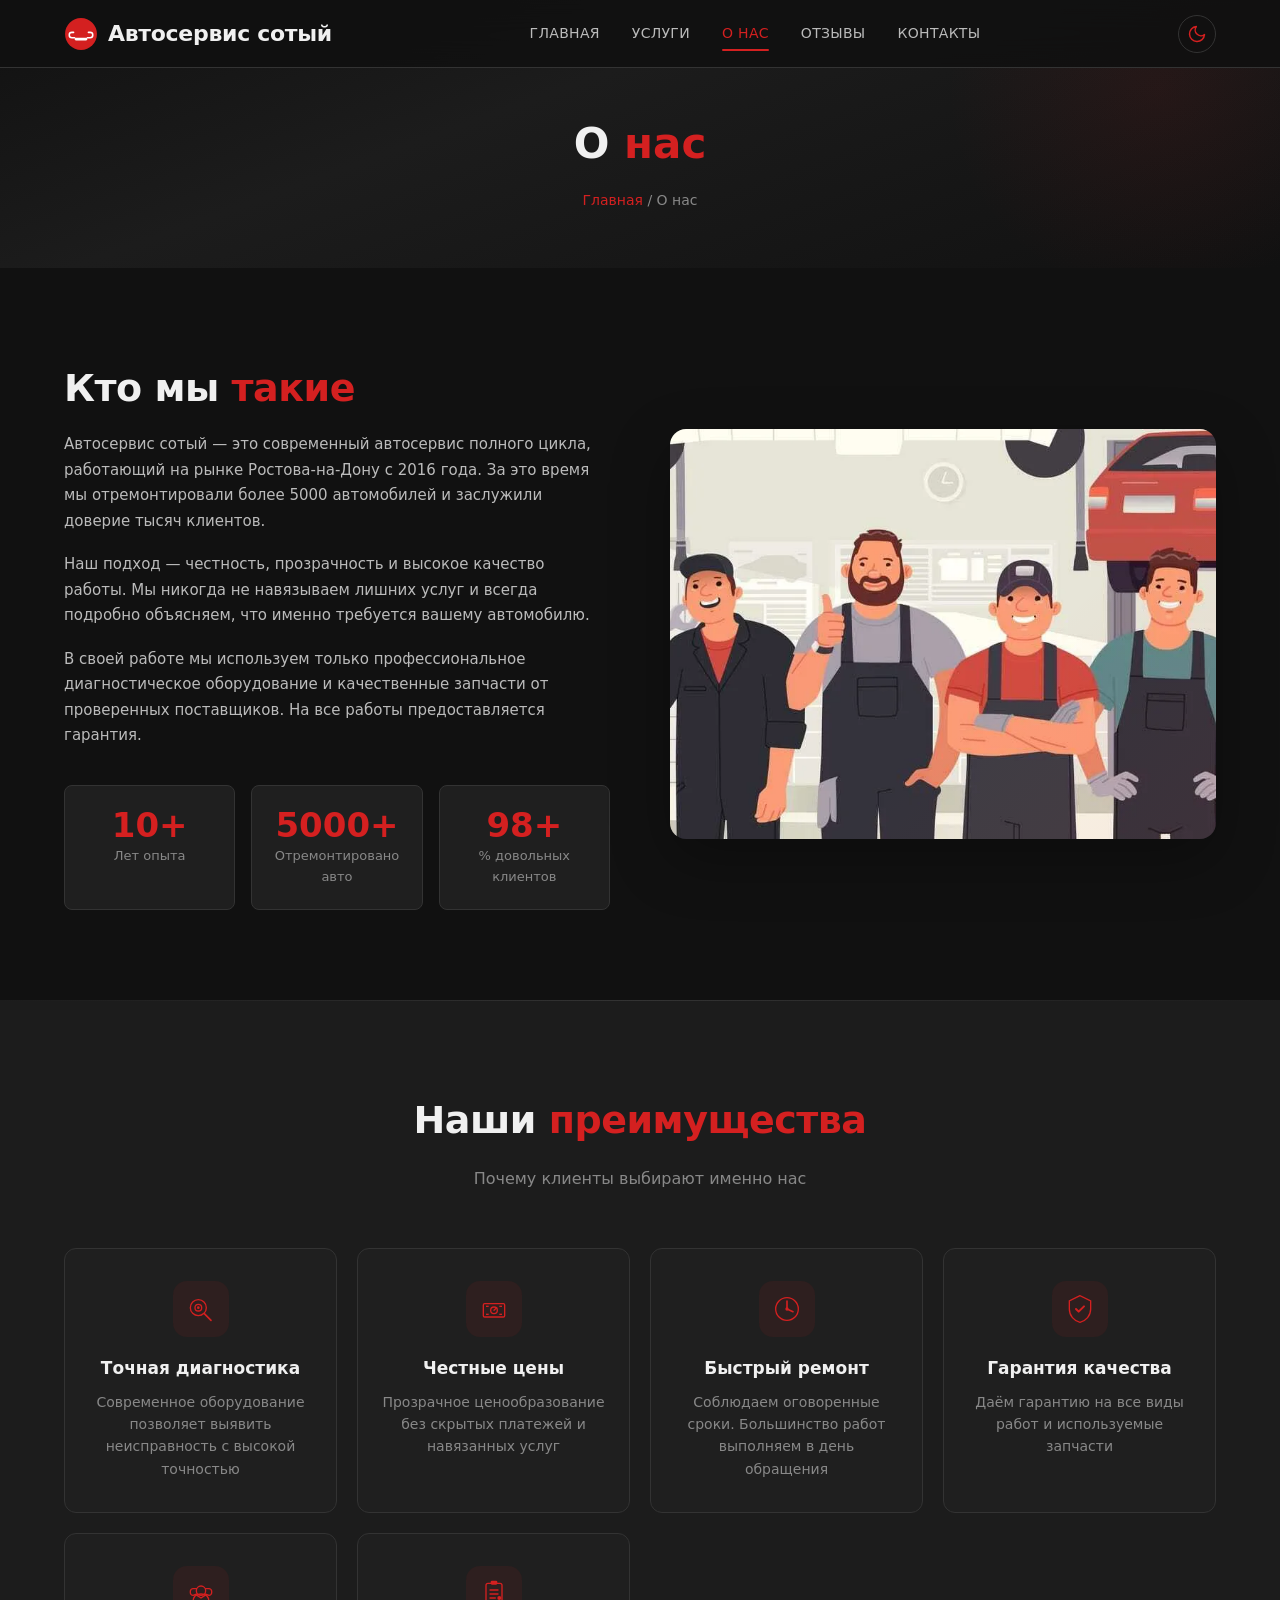
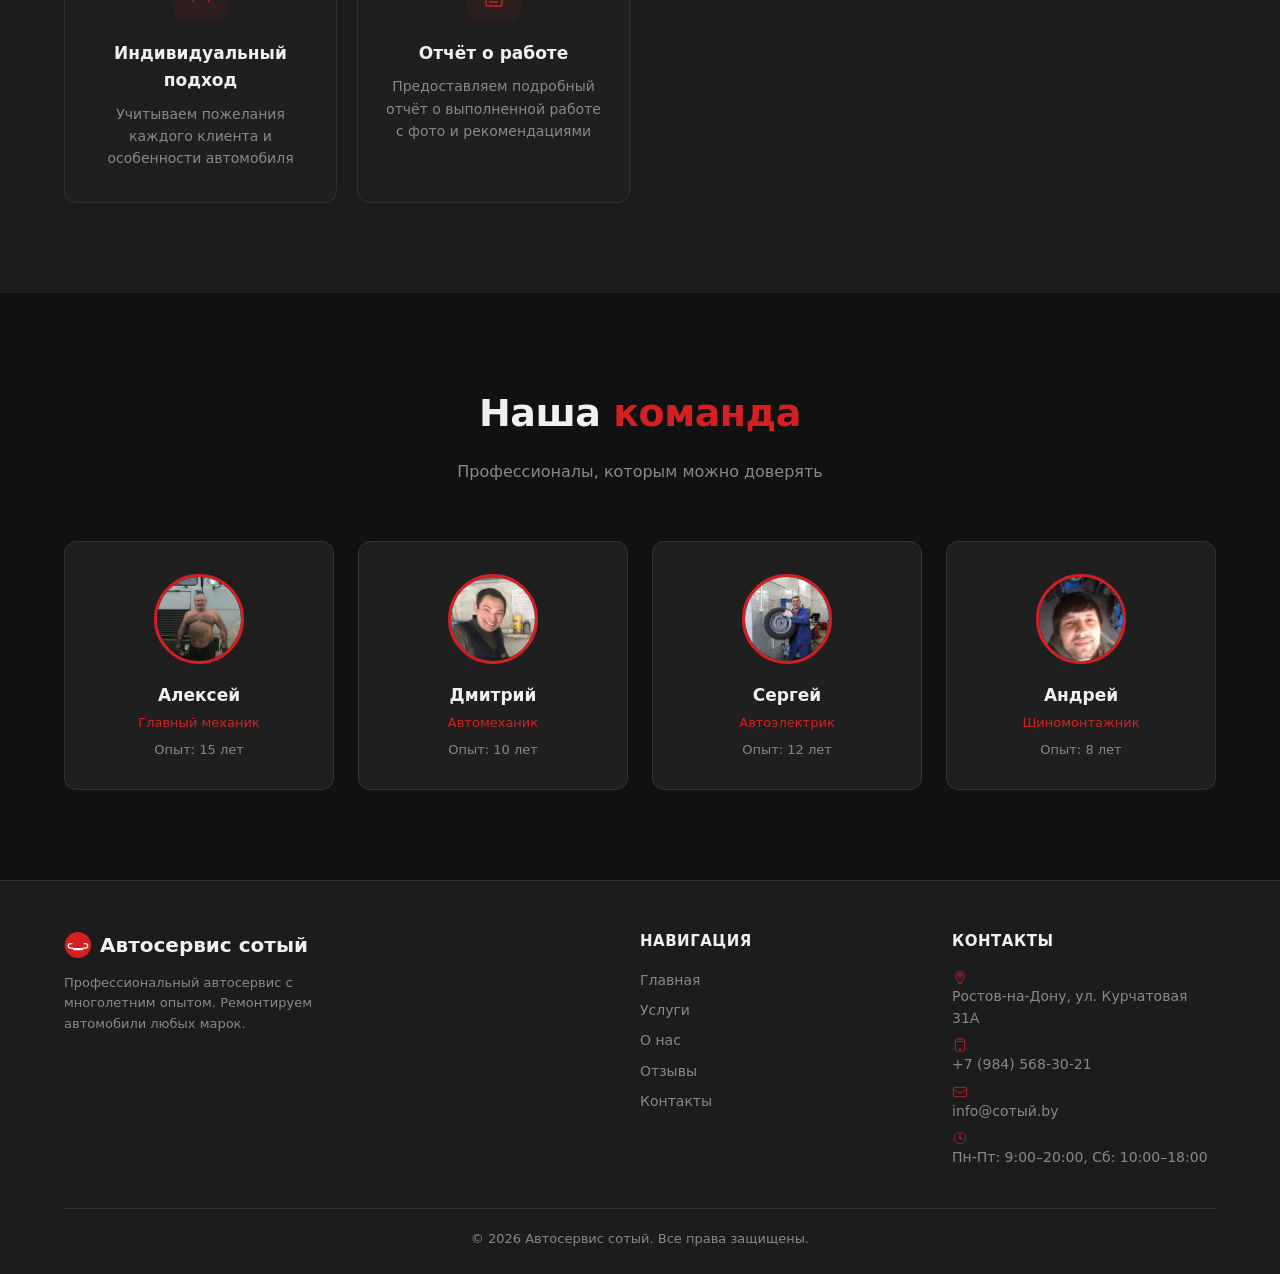
<file: about.html>
<!DOCTYPE html>
<html lang="ru">
<head>
  <meta charset="UTF-8">
  <meta name="viewport" content="width=device-width, initial-scale=1.0">
  <meta name="description" content="О компании Автосервис сотый — опыт, команда, преимущества. Профессиональный автосервис в Ростове-на-Дону.">
  <title>О нас — Автосервис сотый</title>
  <link rel="stylesheet" href="css/style.css">
</head>
<body>

  <header class="header">
    <div class="container header__inner">
      <a href="index.html" class="header__logo">
        <img src="img/logo.svg" alt="" class="header__logo-icon icon--32">
        Автосервис сотый
      </a>
      <nav class="header__nav">
        <a href="index.html" class="header__link">Главная</a>
        <a href="services.html" class="header__link">Услуги</a>
        <a href="about.html" class="header__link header__link--active">О нас</a>
        <a href="reviews.html" class="header__link">Отзывы</a>
        <a href="contacts.html" class="header__link">Контакты</a>
      </nav>
      <button class="theme-toggle" id="themeToggle" aria-label="Переключить тему"><img src="img/moon.svg" alt="" class="theme-toggle__icon" id="themeIcon"></button>
      <button class="header__burger" aria-label="Открыть меню">
        <span class="header__burger-line"></span>
        <span class="header__burger-line"></span>
        <span class="header__burger-line"></span>
      </button>
    </div>
  </header>

  <section class="page-header">
    <div class="container">
      <h1 class="page-header__title">О <span>нас</span></h1>
      <div class="page-header__breadcrumbs">
        <a href="index.html">Главная</a> / О нас
      </div>
    </div>
  </section>

  <section class="section">
    <div class="container">
      <div class="about__inner">
        <div class="about__content">
          <h2 class="section__title" style="text-align: left;">Кто мы <span>такие</span></h2>
          <p class="about__text">Автосервис сотый — это современный автосервис полного цикла, работающий на рынке Ростова-на-Дону с 2016 года. За это время мы отремонтировали более 5000 автомобилей и заслужили доверие тысяч клиентов.</p>
          <p class="about__text">Наш подход — честность, прозрачность и высокое качество работы. Мы никогда не навязываем лишних услуг и всегда подробно объясняем, что именно требуется вашему автомобилю.</p>
          <p class="about__text">В своей работе мы используем только профессиональное диагностическое оборудование и качественные запчасти от проверенных поставщиков. На все работы предоставляется гарантия.</p>
          <div class="about__stats">
            <div class="about__stat">
              <div class="about__stat-number" data-count="10">0+</div>
              <div class="about__stat-label">Лет опыта</div>
            </div>
            <div class="about__stat">
              <div class="about__stat-number" data-count="5000">0+</div>
              <div class="about__stat-label">Отремонтировано авто</div>
            </div>
            <div class="about__stat">
              <div class="about__stat-number" data-count="98">0+</div>
              <div class="about__stat-label">% довольных клиентов</div>
            </div>
          </div>
        </div>
        <div class="about__image">
          <div class="about__image-figure">
            <img src="img/autoservis2.webp" alt="Автосервис">
          </div>
        </div>
      </div>
    </div>
  </section>

  <section class="section section--alt">
    <div class="container">
      <h2 class="section__title">Наши <span>преимущества</span></h2>
      <p class="section__subtitle">Почему клиенты выбирают именно нас</p>
      <div class="advantages__grid">
        <div class="advantages__card">
          <div class="advantages__card-icon">
            <img src="img/target.svg" alt="" class="icon--32 icon--stroke">
          </div>
          <h3 class="advantages__card-title">Точная диагностика</h3>
          <p class="advantages__card-desc">Современное оборудование позволяет выявить неисправность с высокой точностью</p>
        </div>
        <div class="advantages__card">
          <div class="advantages__card-icon">
            <img src="img/money.svg" alt="" class="icon--32 icon--stroke">
          </div>
          <h3 class="advantages__card-title">Честные цены</h3>
          <p class="advantages__card-desc">Прозрачное ценообразование без скрытых платежей и навязанных услуг</p>
        </div>
        <div class="advantages__card">
          <div class="advantages__card-icon">
            <img src="img/clock.svg" alt="" class="icon--32 icon--stroke">
          </div>
          <h3 class="advantages__card-title">Быстрый ремонт</h3>
          <p class="advantages__card-desc">Соблюдаем оговоренные сроки. Большинство работ выполняем в день обращения</p>
        </div>
        <div class="advantages__card">
          <div class="advantages__card-icon">
            <img src="img/shield.svg" alt="" class="icon--32 icon--stroke">
          </div>
          <h3 class="advantages__card-title">Гарантия качества</h3>
          <p class="advantages__card-desc">Даём гарантию на все виды работ и используемые запчасти</p>
        </div>
        <div class="advantages__card">
          <div class="advantages__card-icon">
            <img src="img/handshake.svg" alt="" class="icon--32 icon--stroke">
          </div>
          <h3 class="advantages__card-title">Индивидуальный подход</h3>
          <p class="advantages__card-desc">Учитываем пожелания каждого клиента и особенности автомобиля</p>
        </div>
        <div class="advantages__card">
          <div class="advantages__card-icon">
            <img src="img/clipboard.svg" alt="" class="icon--32 icon--stroke">
          </div>
          <h3 class="advantages__card-title">Отчёт о работе</h3>
          <p class="advantages__card-desc">Предоставляем подробный отчёт о выполненной работе с фото и рекомендациями</p>
        </div>
      </div>
    </div>
  </section>

  <section class="section">
    <div class="container">
      <h2 class="section__title">Наша <span>команда</span></h2>
      <p class="section__subtitle">Профессионалы, которым можно доверять</p>
      <div class="team__grid">
        <div class="team__card">
          <div class="team__photo">
            <img src="img/Алексей.jpg" alt="Алексей" class="team__photo-img">
          </div>
          <h3 class="team__name">Алексей</h3>
          <div class="team__role">Главный механик</div>
          <div class="team__exp">Опыт: 15 лет</div>
        </div>
        <div class="team__card">
          <div class="team__photo">
            <img src="img/Дмитрий.jpg" alt="Дмитрий" class="team__photo-img">
          </div>
          <h3 class="team__name">Дмитрий</h3>
          <div class="team__role">Автомеханик</div>
          <div class="team__exp">Опыт: 10 лет</div>
        </div>
        <div class="team__card">
          <div class="team__photo">
            <img src="img/Сергей.jpg" alt="Сергей" class="team__photo-img">
          </div>
          <h3 class="team__name">Сергей</h3>
          <div class="team__role">Автоэлектрик</div>
          <div class="team__exp">Опыт: 12 лет</div>
        </div>
        <div class="team__card">
          <div class="team__photo">
            <img src="img/Андрей.jpg" alt="Андрей" class="team__photo-img">
          </div>
          <h3 class="team__name">Андрей</h3>
          <div class="team__role">Шиномонтажник</div>
          <div class="team__exp">Опыт: 8 лет</div>
        </div>
      </div>
    </div>
  </section>

  <footer class="footer">
    <div class="container">
      <div class="footer__inner">
        <div>
          <div class="footer__brand">
            <img src="img/logo.svg" alt="" class="footer__brand-icon">
            Автосервис сотый
          </div>
          <p class="footer__desc">Профессиональный автосервис с многолетним опытом. Ремонтируем автомобили любых марок.</p>
        </div>
        <div>
          <h4 class="footer__title">Навигация</h4>
          <a href="index.html" class="footer__link">Главная</a>
          <a href="services.html" class="footer__link">Услуги</a>
          <a href="about.html" class="footer__link">О нас</a>
          <a href="reviews.html" class="footer__link">Отзывы</a>
          <a href="contacts.html" class="footer__link">Контакты</a>
        </div>
        <div>
          <h4 class="footer__title">Контакты</h4>
          <span class="footer__link"><img src="img/location.svg" alt="" class="icon--16 icon--stroke" style="vertical-align:middle;margin-right:2px"> Ростов-на-Дону, ул. Курчатовая 31А</span>
          <span class="footer__link"><img src="img/phone.svg" alt="" class="icon--16 icon--stroke" style="vertical-align:middle;margin-right:2px"> +7 (984) 568-30-21</span>
          <span class="footer__link"><img src="img/email.svg" alt="" class="icon--16 icon--stroke" style="vertical-align:middle;margin-right:2px"> info@сотый.by</span>
          <span class="footer__link"><img src="img/clock.svg" alt="" class="icon--16 icon--stroke" style="vertical-align:middle;margin-right:2px"> Пн-Пт: 9:00–20:00, Сб: 10:00–18:00</span>
        </div>
      </div>
      <div class="footer__bottom">
        © 2026 Автосервис сотый. Все права защищены.
      </div>
    </div>
  </footer>

  <script src="js/script.js"></script>
</body>
</html>
</file>
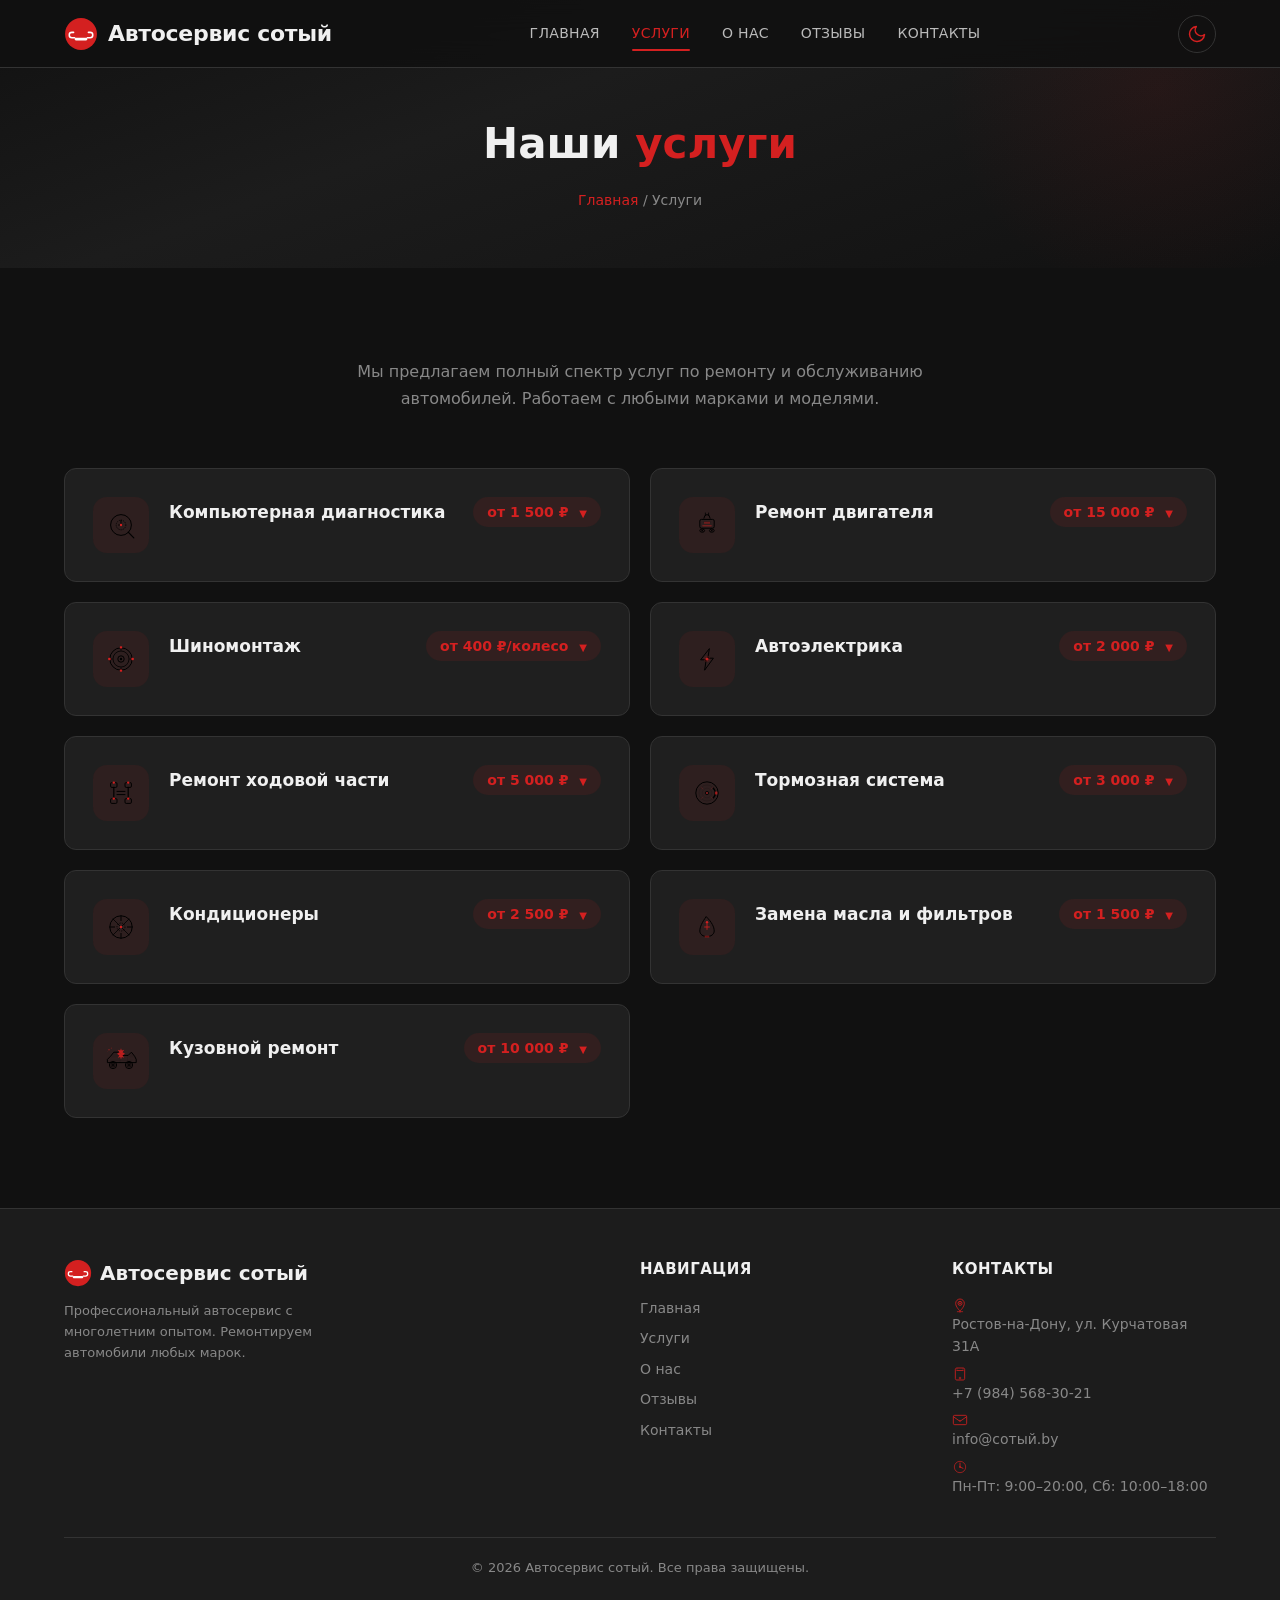
<file: services.html>
<!DOCTYPE html>
<html lang="ru">
<head>
  <meta charset="UTF-8">
  <meta name="viewport" content="width=device-width, initial-scale=1.0">
  <meta name="description" content="Услуги автосервиса сотый — диагностика, ремонт двигателя, ходовой, электрики, шиномонтаж, кондиционеры.">
  <title>Услуги — Автосервис сотый</title>
  <link rel="stylesheet" href="css/style.css">
</head>
<body>

  <header class="header">
    <div class="container header__inner">
      <a href="index.html" class="header__logo">
        <img src="img/logo.svg" alt="" class="header__logo-icon icon--32">
        Автосервис сотый
      </a>
      <nav class="header__nav">
        <a href="index.html" class="header__link">Главная</a>
        <a href="services.html" class="header__link header__link--active">Услуги</a>
        <a href="about.html" class="header__link">О нас</a>
        <a href="reviews.html" class="header__link">Отзывы</a>
        <a href="contacts.html" class="header__link">Контакты</a>
      </nav>
      <button class="theme-toggle" id="themeToggle" aria-label="Переключить тему"><img src="img/moon.svg" alt="" class="theme-toggle__icon" id="themeIcon"></button>
      <button class="header__burger" aria-label="Открыть меню">
        <span class="header__burger-line"></span>
        <span class="header__burger-line"></span>
        <span class="header__burger-line"></span>
      </button>
    </div>
  </header>

  <section class="page-header">
    <div class="container">
      <h1 class="page-header__title">Наши <span>услуги</span></h1>
      <div class="page-header__breadcrumbs">
        <a href="index.html">Главная</a> / Услуги
      </div>
    </div>
  </section>

  <section class="section">
    <div class="container">
      <p class="section__subtitle">Мы предлагаем полный спектр услуг по ремонту и обслуживанию автомобилей. Работаем с любыми марками и моделями.</p>
      <div class="services__list" id="services-list">
        <div class="services__item">
          <div class="services__item-icon">
            <img src="img/diagnostic.svg" alt="Диагностика" class="icon--32 icon--stroke">
          </div>
          <div class="services__item-content">
            <div class="services__item-header accordion__trigger">
              <h3 class="services__item-name">Компьютерная диагностика</h3>
              <span class="services__item-price">от 1 500 ₽ <span class="accordion__arrow">▼</span></span>
            </div>
            <div class="services__item-desc-wrap">
              <p class="services__item-desc">Полная проверка электронных систем автомобиля, считывание и расшифровка ошибок, проверка датчиков и исполнительных механизмов.</p>
            </div>
          </div>
        </div>
        <div class="services__item">
          <div class="services__item-icon">
            <img src="img/engine.svg" alt="Ремонт двигателя" class="icon--32 icon--stroke">
          </div>
          <div class="services__item-content">
            <div class="services__item-header accordion__trigger">
              <h3 class="services__item-name">Ремонт двигателя</h3>
              <span class="services__item-price">от 15 000 ₽ <span class="accordion__arrow">▼</span></span>
            </div>
            <div class="services__item-desc-wrap">
              <p class="services__item-desc">Капитальный и текущий ремонт бензиновых и дизельных двигателей. Замена ГРМ, поршневой группы, ремонт головки блока.</p>
            </div>
          </div>
        </div>
        <div class="services__item">
          <div class="services__item-icon">
            <img src="img/tire.svg" alt="Шиномонтаж" class="icon--32 icon--stroke">
          </div>
          <div class="services__item-content">
            <div class="services__item-header accordion__trigger">
              <h3 class="services__item-name">Шиномонтаж</h3>
              <span class="services__item-price">от 400 ₽/колесо <span class="accordion__arrow">▼</span></span>
            </div>
            <div class="services__item-desc-wrap">
              <p class="services__item-desc">Сезонная замена шин, балансировка, ремонт проколов, восстановление дисков, хранение шин.</p>
            </div>
          </div>
        </div>
        <div class="services__item">
          <div class="services__item-icon">
            <img src="img/electric.svg" alt="Автоэлектрика" class="icon--32 icon--stroke">
          </div>
          <div class="services__item-content">
            <div class="services__item-header accordion__trigger">
              <h3 class="services__item-name">Автоэлектрика</h3>
              <span class="services__item-price">от 2 000 ₽ <span class="accordion__arrow">▼</span></span>
            </div>
            <div class="services__item-desc-wrap">
              <p class="services__item-desc">Диагностика и ремонт электрооборудования: генератор, стартер, проводка, блоки управления, датчики.</p>
            </div>
          </div>
        </div>
        <div class="services__item">
          <div class="services__item-icon">
            <img src="img/suspension.svg" alt="Ремонт ходовой" class="icon--32 icon--stroke">
          </div>
          <div class="services__item-content">
            <div class="services__item-header accordion__trigger">
              <h3 class="services__item-name">Ремонт ходовой части</h3>
              <span class="services__item-price">от 5 000 ₽ <span class="accordion__arrow">▼</span></span>
            </div>
            <div class="services__item-desc-wrap">
              <p class="services__item-desc">Ремонт подвески, замена амортизаторов, рычагов, сайлентблоков, рулевых тяг и наконечников.</p>
            </div>
          </div>
        </div>
        <div class="services__item">
          <div class="services__item-icon">
            <img src="img/brake.svg" alt="Тормозная система" class="icon--32 icon--stroke">
          </div>
          <div class="services__item-content">
            <div class="services__item-header accordion__trigger">
              <h3 class="services__item-name">Тормозная система</h3>
              <span class="services__item-price">от 3 000 ₽ <span class="accordion__arrow">▼</span></span>
            </div>
            <div class="services__item-desc-wrap">
              <p class="services__item-desc">Замена колодок, дисков, суппортов, тормозных шлангов, прокачка и замена тормозной жидкости.</p>
            </div>
          </div>
        </div>
        <div class="services__item">
          <div class="services__item-icon">
            <img src="img/ac.svg" alt="Кондиционеры" class="icon--32 icon--stroke">
          </div>
          <div class="services__item-content">
            <div class="services__item-header accordion__trigger">
              <h3 class="services__item-name">Кондиционеры</h3>
              <span class="services__item-price">от 2 500 ₽ <span class="accordion__arrow">▼</span></span>
            </div>
            <div class="services__item-desc-wrap">
              <p class="services__item-desc">Заправка и диагностика автокондиционеров, ремонт компрессоров, замена радиаторов и трубок.</p>
            </div>
          </div>
        </div>
        <div class="services__item">
          <div class="services__item-icon">
            <img src="img/oil.svg" alt="Замена масла" class="icon--32 icon--stroke">
          </div>
          <div class="services__item-content">
            <div class="services__item-header accordion__trigger">
              <h3 class="services__item-name">Замена масла и фильтров</h3>
              <span class="services__item-price">от 1 500 ₽ <span class="accordion__arrow">▼</span></span>
            </div>
            <div class="services__item-desc-wrap">
              <p class="services__item-desc">Замена моторного масла, масляного, воздушного, салонного и топливного фильтров.</p>
            </div>
          </div>
        </div>
        <div class="services__item">
          <div class="services__item-icon">
            <img src="img/body.svg" alt="Кузовной ремонт" class="icon--32 icon--stroke">
          </div>
          <div class="services__item-content">
            <div class="services__item-header accordion__trigger">
              <h3 class="services__item-name">Кузовной ремонт</h3>
              <span class="services__item-price">от 10 000 ₽ <span class="accordion__arrow">▼</span></span>
            </div>
            <div class="services__item-desc-wrap">
              <p class="services__item-desc">Рихтовка, покраска, полировка кузова, антикоррозийная обработка, удаление вмятин без покраски.</p>
            </div>
          </div>
        </div>
      </div>
    </div>
  </section>

  <footer class="footer">
    <div class="container">
      <div class="footer__inner">
        <div>
          <div class="footer__brand">
            <img src="img/logo.svg" alt="" class="footer__brand-icon">
            Автосервис сотый
          </div>
          <p class="footer__desc">Профессиональный автосервис с многолетним опытом. Ремонтируем автомобили любых марок.</p>
        </div>
        <div>
          <h4 class="footer__title">Навигация</h4>
          <a href="index.html" class="footer__link">Главная</a>
          <a href="services.html" class="footer__link">Услуги</a>
          <a href="about.html" class="footer__link">О нас</a>
          <a href="reviews.html" class="footer__link">Отзывы</a>
          <a href="contacts.html" class="footer__link">Контакты</a>
        </div>
        <div>
          <h4 class="footer__title">Контакты</h4>
          <span class="footer__link"><img src="img/location.svg" alt="" class="icon--16 icon--stroke" style="vertical-align:middle;margin-right:2px"> Ростов-на-Дону, ул. Курчатовая 31А</span>
          <span class="footer__link"><img src="img/phone.svg" alt="" class="icon--16 icon--stroke" style="vertical-align:middle;margin-right:2px"> +7 (984) 568-30-21</span>
          <span class="footer__link"><img src="img/email.svg" alt="" class="icon--16 icon--stroke" style="vertical-align:middle;margin-right:2px"> info@сотый.by</span>
          <span class="footer__link"><img src="img/clock.svg" alt="" class="icon--16 icon--stroke" style="vertical-align:middle;margin-right:2px"> Пн-Пт: 9:00–20:00, Сб: 10:00–18:00</span>
        </div>
      </div>
      <div class="footer__bottom">
        © 2026 Автосервис сотый. Все права защищены.
      </div>
    </div>
  </footer>

  <script src="js/script.js"></script>
</body>
</html>
</file>
<file: css/style.css>
/* ========== Reset & Base ========== */
*, *::before, *::after {
  margin: 0;
  padding: 0;
  box-sizing: border-box;
}

:root {
  --color-primary: #d42020;
  --color-primary-hover: #e83030;
  --color-primary-dark: #a31616;
  --color-primary-glow: rgba(212, 32, 32, 0.3);
  --color-bg: #111;
  --color-bg-light: #1c1c1c;
  --color-bg-card: #1f1f1f;
  --color-bg-elevated: #262626;
  --color-text: #f0f0f0;
  --color-text-dim: #bbb;
  --color-text-muted: #888;
  --color-border: #333;
  --color-border-light: #3a3a3a;
  --color-success: #2ecc71;
  --color-star: #ffc107;
  --color-header-bg: rgba(17, 17, 17, 0.92);
  --font-main: 'Segoe UI', system-ui, -apple-system, sans-serif;
  --container-width: 1200px;
  --header-height: 68px;
  --radius-sm: 8px;
  --radius-md: 12px;
  --radius-lg: 16px;
  --radius-xl: 20px;
  --shadow-card: 0 4px 24px rgba(0, 0, 0, 0.3);
  --shadow-hover: 0 12px 40px rgba(212, 32, 32, 0.2);
  --transition: 0.3s cubic-bezier(0.4, 0, 0.2, 1);
}

[data-theme="light"] {
  --color-primary: #d42020;
  --color-primary-hover: #e83030;
  --color-primary-dark: #a31616;
  --color-primary-glow: rgba(212, 32, 32, 0.2);
  --color-bg: #eaebed;
  --color-bg-light: #e2e3e6;
  --color-bg-card: #f4f5f7;
  --color-bg-elevated: #eeeff1;
  --color-text: #1c1c1e;
  --color-text-dim: #555;
  --color-text-muted: #888;
  --color-border: #d5d6d9;
  --color-border-light: #dddEE0;
  --color-success: #2ecc71;
  --color-star: #ffc107;
  --color-header-bg: rgba(234, 235, 237, 0.95);
  --shadow-card: 0 2px 12px rgba(0, 0, 0, 0.05);
  --shadow-hover: 0 8px 32px rgba(212, 32, 32, 0.1);
}

html {
  scroll-behavior: smooth;
}

body {
  font-family: var(--font-main);
  background-color: var(--color-bg);
  color: var(--color-text);
  line-height: 1.6;
  min-height: 100vh;
  display: flex;
  flex-direction: column;
  -webkit-font-smoothing: antialiased;
  transition: background-color 0.3s ease, color 0.3s ease;
}

img {
  max-width: 100%;
  height: auto;
  display: block;
}

a {
  text-decoration: none;
  color: inherit;
}

ul {
  list-style: none;
}

.container {
  max-width: var(--container-width);
  margin: 0 auto;
  padding: 0 24px;
}

/* ========== Icon Component ========== */
.icon {
  display: inline-flex;
  align-items: center;
  justify-content: center;
  flex-shrink: 0;
}

.icon--16 {
  width: 16px;
  height: 16px;
}

.icon--20 {
  width: 20px;
  height: 20px;
}

.icon--24 {
  width: 24px;
  height: 24px;
}

.icon--28 {
  width: 28px;
  height: 28px;
}

.icon--32 {
  width: 32px;
  height: 32px;
}

.icon--40 {
  width: 40px;
  height: 40px;
}

.icon--48 {
  width: 48px;
  height: 48px;
}

.icon--56 {
  width: 56px;
  height: 56px;
}

.icon--64 {
  width: 64px;
  height: 64px;
}

.icon--80 {
  width: 80px;
  height: 80px;
}

.icon--lg {
  width: 120px;
  height: 120px;
}

.icon--xl {
  width: 180px;
  height: 180px;
}

.icon--stroke {
  stroke: var(--color-primary);
}

.icon--white-stroke {
  stroke: #fff;
}

/* ========== Theme Toggle ========== */
.theme-toggle {
  display: flex;
  align-items: center;
  justify-content: center;
  width: 38px;
  height: 38px;
  border-radius: 50%;
  background: none;
  border: 1px solid var(--color-border);
  color: var(--color-text-dim);
  cursor: pointer;
  font-size: 18px;
  transition: background var(--transition), border-color var(--transition), color var(--transition);
  flex-shrink: 0;
}

.theme-toggle:hover {
  background: var(--color-bg-card);
  border-color: var(--color-primary);
  color: var(--color-primary);
}

.theme-toggle__icon {
  width: 20px;
  height: 20px;
  pointer-events: none;
}

/* ========== Header ========== */
.header {
  position: fixed;
  top: 0;
  left: 0;
  width: 100%;
  height: var(--header-height);
  background: var(--color-header-bg);
  backdrop-filter: blur(16px);
  -webkit-backdrop-filter: blur(16px);
  border-bottom: 1px solid var(--color-border);
  z-index: 1000;
  transition: background-color 0.3s ease, border-color 0.3s ease;
}

.header__inner {
  display: flex;
  align-items: center;
  justify-content: space-between;
  height: 100%;
}

.header__logo {
  display: flex;
  align-items: center;
  gap: 10px;
  font-size: 22px;
  font-weight: 700;
  color: var(--color-text);
  letter-spacing: -0.3px;
}

.header__logo-icon {
  width: 34px;
  height: 34px;
}

.header__nav {
  display: flex;
  align-items: center;
  gap: 32px;
}

.header__link {
  font-size: 14px;
  font-weight: 500;
  color: var(--color-text-dim);
  transition: color var(--transition);
  position: relative;
  letter-spacing: 0.3px;
  text-transform: uppercase;
  padding: 4px 0;
}

.header__link::after {
  content: '';
  position: absolute;
  bottom: -2px;
  left: 0;
  width: 0;
  height: 2px;
  background: var(--color-primary);
  transition: width var(--transition);
  border-radius: 1px;
}

.header__link:hover,
.header__link--active {
  color: var(--color-primary);
}

.header__link:hover::after,
.header__link--active::after {
  width: 100%;
}

.header__burger {
  display: none;
  flex-direction: column;
  gap: 5px;
  background: none;
  border: none;
  cursor: pointer;
  padding: 6px;
  border-radius: 6px;
  transition: background var(--transition);
}

.header__burger:hover {
  background: var(--color-bg-card);
}

.header__burger-line {
  width: 26px;
  height: 2px;
  background: var(--color-text);
  border-radius: 2px;
  transition: var(--transition);
}

/* ========== Hero ========== */
.hero {
  padding: 140px 0 100px;
  background: linear-gradient(160deg, var(--color-bg) 0%, var(--color-bg-light) 40%, var(--color-bg) 100%);
  position: relative;
  overflow: hidden;
  transition: background 0.3s ease;
}

.hero::before {
  content: '';
  position: absolute;
  top: -30%;
  right: -10%;
  width: 700px;
  height: 700px;
  background: radial-gradient(circle, rgba(212, 32, 32, 0.12) 0%, transparent 65%);
  border-radius: 50%;
  pointer-events: none;
}

.hero::after {
  content: '';
  position: absolute;
  bottom: -20%;
  left: -5%;
  width: 400px;
  height: 400px;
  background: radial-gradient(circle, rgba(212, 32, 32, 0.06) 0%, transparent 60%);
  border-radius: 50%;
  pointer-events: none;
}

.hero__inner {
  display: grid;
  grid-template-columns: 1fr 1fr;
  gap: 60px;
  align-items: center;
  position: relative;
  z-index: 1;
}

.hero__title {
  font-size: 52px;
  font-weight: 800;
  line-height: 1.15;
  margin-bottom: 20px;
  letter-spacing: -1px;
}

.hero__title span {
  color: var(--color-primary);
  text-shadow: 0 0 30px var(--color-primary-glow);
}

.hero__text {
  font-size: 17px;
  color: var(--color-text-muted);
  margin-bottom: 36px;
  max-width: 480px;
  line-height: 1.7;
}

.hero__btn {
  display: inline-block;
  padding: 16px 44px;
  background: linear-gradient(135deg, var(--color-primary), var(--color-primary-dark));
  color: #fff;
  font-size: 15px;
  font-weight: 600;
  border: none;
  border-radius: var(--radius-sm);
  cursor: pointer;
  transition: transform var(--transition), box-shadow var(--transition);
  letter-spacing: 0.3px;
  text-transform: uppercase;
}

.hero__btn:hover {
  transform: translateY(-3px);
  box-shadow: 0 8px 30px var(--color-primary-glow);
}

.hero__image {
  display: flex;
  justify-content: center;
  align-items: center;
}

.hero__image-figure {
  width: 100%;
  max-width: 520px;
  aspect-ratio: 4/3;
  border-radius: var(--radius-lg);
  position: relative;
  overflow: hidden;
  box-shadow: 0 20px 60px rgba(0, 0, 0, 0.4);
}

.hero__image-figure img {
  width: 100%;
  height: 100%;
  object-fit: cover;
}

.hero__image-figure::after {
  content: '';
  position: absolute;
  inset: 0;
  background: linear-gradient(135deg, transparent 60%, rgba(212, 32, 32, 0.06));
  pointer-events: none;
}

/* ========== Sections Common ========== */
.section {
  padding: 90px 0;
}

.section--alt {
  background: var(--color-bg-light);
  position: relative;
  transition: background-color 0.3s ease;
}

.section--alt::before {
  content: '';
  position: absolute;
  top: 0;
  left: 0;
  right: 0;
  height: 1px;
  background: linear-gradient(90deg, transparent, var(--color-border), transparent);
}

.section__title {
  font-size: 38px;
  font-weight: 700;
  text-align: center;
  margin-bottom: 14px;
  letter-spacing: -0.5px;
}

.section__subtitle {
  text-align: center;
  color: var(--color-text-muted);
  font-size: 16px;
  margin-bottom: 56px;
  max-width: 600px;
  margin-left: auto;
  margin-right: auto;
  line-height: 1.7;
}

.section__title span {
  color: var(--color-primary);
}

/* ========== Services Preview (Главная) ========== */
.services-preview__grid {
  display: grid;
  grid-template-columns: repeat(3, 1fr);
  gap: 24px;
}

@media (max-width: 900px) {
  .services-preview__grid {
    grid-template-columns: repeat(2, 1fr);
  }
}

@media (max-width: 600px) {
  .services-preview__grid {
    grid-template-columns: 1fr;
  }
}

.services-preview__card {
  background: var(--color-bg-card);
  border-radius: var(--radius-md);
  padding: 40px 28px 32px;
  text-align: center;
  transition: transform var(--transition), box-shadow var(--transition), border-color var(--transition);
  border: 1px solid var(--color-border);
  position: relative;
  overflow: hidden;
  display: flex;
  flex-direction: column;
  align-items: center;
}

.services-preview__card::before {
  content: '';
  position: absolute;
  top: 0;
  left: 0;
  right: 0;
  height: 3px;
  background: linear-gradient(90deg, transparent, var(--color-primary), transparent);
  transform: scaleX(0);
  transition: transform var(--transition);
}

.services-preview__card:hover {
  transform: translateY(-8px);
  box-shadow: var(--shadow-hover);
  border-color: var(--color-primary);
}

.services-preview__card:hover::before {
  transform: scaleX(1);
}

.services-preview__icon {
  display: flex;
  align-items: center;
  justify-content: center;
  margin-bottom: 20px;
  width: 72px;
  height: 72px;
  margin-left: auto;
  margin-right: auto;
  background: rgba(212, 32, 32, 0.08);
  border-radius: 16px;
  padding: 14px;
  transition: background var(--transition), transform var(--transition);
}

.services-preview__card:hover .services-preview__icon {
  background: rgba(212, 32, 32, 0.18);
  transform: scale(1.08);
}

.services-preview__name {
  font-size: 18px;
  font-weight: 600;
  margin-bottom: 10px;
}

.services-preview__desc {
  font-size: 14px;
  color: var(--color-text-muted);
  line-height: 1.6;
  max-width: 240px;
}

/* ========== Services Page (Услуги) ========== */
.services__list {
  display: grid;
  grid-template-columns: repeat(2, 1fr);
  gap: 20px;
}

@media (max-width: 820px) {
  .services__list {
    grid-template-columns: 1fr;
  }
}

.services__item {
  background: var(--color-bg-card);
  border-radius: var(--radius-md);
  padding: 28px;
  display: flex;
  gap: 20px;
  align-items: flex-start;
  border: 1px solid var(--color-border);
  transition: border-color var(--transition), transform var(--transition), box-shadow var(--transition);
}

.services__item:hover {
  border-color: var(--color-primary);
  transform: translateY(-4px);
  box-shadow: var(--shadow-hover);
}

.services__item-icon {
  flex-shrink: 0;
  width: 56px;
  height: 56px;
  background: rgba(212, 32, 32, 0.08);
  border-radius: 14px;
  display: flex;
  align-items: center;
  justify-content: center;
  padding: 11px;
  transition: background var(--transition), transform var(--transition);
}

.services__item:hover .services__item-icon {
  background: rgba(212, 32, 32, 0.15);
  transform: scale(1.06);
}

.services__item-content {
  flex: 1;
  min-width: 0;
}

.services__item-header {
  display: flex;
  justify-content: space-between;
  align-items: center;
  margin-bottom: 8px;
  flex-wrap: wrap;
  gap: 8px;
  cursor: pointer;
  user-select: none;
}

.services__item-name {
  font-size: 17px;
  font-weight: 600;
}

.services__item-price {
  font-size: 14px;
  font-weight: 700;
  color: var(--color-primary);
  background: rgba(212, 32, 32, 0.1);
  padding: 4px 14px;
  border-radius: 20px;
  white-space: nowrap;
}

.services__item-desc-wrap {
  overflow: hidden;
  max-height: 0;
  transition: max-height 0.35s ease, opacity 0.35s ease, padding 0.35s ease;
  opacity: 0;
  padding-top: 0;
}

.services__item-desc-wrap--open {
  max-height: 200px;
  opacity: 1;
  padding-top: 8px;
}

.services__item-desc {
  font-size: 14px;
  color: var(--color-text-muted);
  line-height: 1.7;
}

.accordion__arrow {
  font-size: 10px;
  margin-left: 6px;
  transition: transform 0.3s ease;
  display: inline-block;
}

.accordion__arrow--open {
  transform: rotate(180deg);
}

/* ========== About ========== */
.about__inner {
  display: grid;
  grid-template-columns: 1fr 1fr;
  gap: 60px;
  align-items: center;
}

.about__content .section__title {
  text-align: left;
}

.about__text {
  color: var(--color-text-dim);
  margin-bottom: 18px;
  font-size: 15px;
  line-height: 1.7;
}

.about__stats {
  display: grid;
  grid-template-columns: repeat(3, 1fr);
  gap: 16px;
  margin-top: 36px;
}

.about__stat {
  text-align: center;
  padding: 22px 16px;
  background: var(--color-bg-card);
  border-radius: var(--radius-sm);
  border: 1px solid var(--color-border);
  transition: border-color var(--transition), transform var(--transition);
}

.about__stat:hover {
  border-color: var(--color-primary);
  transform: translateY(-3px);
}

.about__stat-number {
  font-size: 34px;
  font-weight: 800;
  color: var(--color-primary);
  line-height: 1;
  margin-bottom: 4px;
}

.about__stat-label {
  font-size: 13px;
  color: var(--color-text-muted);
}

.about__image-figure {
  width: 100%;
  aspect-ratio: 4/3;
  border-radius: var(--radius-lg);
  position: relative;
  overflow: hidden;
  box-shadow: 0 20px 60px rgba(0, 0, 0, 0.3);
}

.about__image-figure img {
  width: 100%;
  height: 100%;
  object-fit: cover;
}

.about__image-figure::after {
  content: '';
  position: absolute;
  inset: 0;
  background: linear-gradient(135deg, transparent 60%, rgba(212, 32, 32, 0.06));
  pointer-events: none;
}

/* ========== Advantages ========== */
.advantages__grid {
  display: grid;
  grid-template-columns: repeat(auto-fit, minmax(260px, 1fr));
  gap: 20px;
}

.advantages__card {
  background: var(--color-bg-card);
  border-radius: var(--radius-md);
  padding: 32px 24px;
  text-align: center;
  border: 1px solid var(--color-border);
  transition: border-color var(--transition), transform var(--transition), box-shadow var(--transition);
}

.advantages__card:hover {
  border-color: var(--color-primary);
  transform: translateY(-5px);
  box-shadow: var(--shadow-hover);
}

.advantages__card-icon {
  width: 56px;
  height: 56px;
  margin: 0 auto 18px;
  background: rgba(212, 32, 32, 0.08);
  border-radius: 14px;
  display: flex;
  align-items: center;
  justify-content: center;
  padding: 10px;
  transition: background var(--transition);
}

.advantages__card:hover .advantages__card-icon {
  background: rgba(212, 32, 32, 0.18);
}

.advantages__card-title {
  font-size: 17px;
  font-weight: 600;
  margin-bottom: 8px;
}

.advantages__card-desc {
  font-size: 14px;
  color: var(--color-text-muted);
  line-height: 1.6;
}

/* ========== Team ========== */
.team__grid {
  display: grid;
  grid-template-columns: repeat(auto-fit, minmax(230px, 1fr));
  gap: 24px;
}

.team__card {
  background: var(--color-bg-card);
  border-radius: var(--radius-md);
  padding: 32px 20px 28px;
  text-align: center;
  border: 1px solid var(--color-border);
  transition: transform var(--transition), box-shadow var(--transition), border-color var(--transition);
}

.team__card:hover {
  transform: translateY(-6px);
  box-shadow: var(--shadow-hover);
  border-color: var(--color-primary);
}

.team__photo {
  width: 90px;
  height: 90px;
  border-radius: 50%;
  background: var(--color-bg-elevated);
  margin: 0 auto 18px;
  display: flex;
  align-items: center;
  justify-content: center;
  border: 3px solid var(--color-primary);
  transition: box-shadow var(--transition);
  overflow: hidden;
}

.team__photo-img {
  width: 100%;
  height: 100%;
  object-fit: cover;
}

.team__card:hover .team__photo {
  box-shadow: 0 0 30px var(--color-primary-glow);
}

.team__name {
  font-size: 17px;
  font-weight: 600;
  margin-bottom: 4px;
}

.team__role {
  font-size: 13px;
  color: var(--color-primary);
  margin-bottom: 6px;
}

.team__exp {
  font-size: 13px;
  color: var(--color-text-muted);
}

/* ========== Reviews ========== */
.reviews__grid {
  display: grid;
  grid-template-columns: repeat(auto-fit, minmax(340px, 1fr));
  gap: 24px;
}

.reviews__card {
  background: var(--color-bg-card);
  border-radius: var(--radius-md);
  padding: 28px;
  border: 1px solid var(--color-border);
  transition: border-color var(--transition), transform var(--transition), box-shadow var(--transition);
  position: relative;
}

.reviews__card::before {
  content: '';
  position: absolute;
  top: 16px;
  right: 20px;
  width: 32px;
  height: 32px;
  background: url('../img/quote.svg') no-repeat center/contain;
  opacity: 0.15;
}

.reviews__card:hover {
  border-color: var(--color-primary);
  transform: translateY(-4px);
  box-shadow: var(--shadow-hover);
}

.reviews__header {
  display: flex;
  align-items: center;
  gap: 14px;
  margin-bottom: 16px;
}

.reviews__avatar {
  width: 48px;
  height: 48px;
  border-radius: 50%;
  background: linear-gradient(135deg, var(--color-primary), var(--color-primary-dark));
  display: flex;
  align-items: center;
  justify-content: center;
  color: #fff;
  font-size: 18px;
  font-weight: 700;
  flex-shrink: 0;
}

.reviews__name {
  font-size: 16px;
  font-weight: 600;
}

.reviews__car {
  font-size: 13px;
  color: var(--color-text-muted);
}

.reviews__stars {
  display: flex;
  gap: 2px;
  margin-bottom: 12px;
}

.reviews__star {
  width: 16px;
  height: 16px;
}

.reviews__text {
  font-size: 14px;
  color: var(--color-text-dim);
  line-height: 1.7;
}

/* ========== Add Review Form ========== */
.reviews__form {
  margin-top: 56px;
  max-width: 580px;
  margin-left: auto;
  margin-right: auto;
  background: var(--color-bg-card);
  padding: 40px 36px;
  border-radius: var(--radius-md);
  border: 1px solid var(--color-border);
}

.reviews__form-title {
  font-size: 22px;
  font-weight: 600;
  text-align: center;
  margin-bottom: 28px;
}

/* ========== Form ========== */
.form__group {
  margin-bottom: 18px;
}

.form__label {
  display: block;
  font-size: 13px;
  font-weight: 500;
  margin-bottom: 6px;
  color: var(--color-text-dim);
  text-transform: uppercase;
  letter-spacing: 0.5px;
}

.form__input,
.form__select,
.form__textarea {
  width: 100%;
  padding: 13px 16px;
  background: var(--color-bg);
  border: 1px solid var(--color-border);
  border-radius: var(--radius-sm);
  color: var(--color-text);
  font-size: 14px;
  font-family: inherit;
  transition: border-color var(--transition), box-shadow var(--transition);
}

.form__input:focus,
.form__select:focus,
.form__textarea:focus {
  outline: none;
  border-color: var(--color-primary);
  box-shadow: 0 0 0 3px rgba(212, 32, 32, 0.12);
}

.form__textarea {
  min-height: 120px;
  resize: vertical;
}

.form__submit {
  width: 100%;
  padding: 14px;
  background: linear-gradient(135deg, var(--color-primary), var(--color-primary-dark));
  color: #fff;
  font-size: 15px;
  font-weight: 600;
  border: none;
  border-radius: var(--radius-sm);
  cursor: pointer;
  transition: transform var(--transition), box-shadow var(--transition);
  text-transform: uppercase;
  letter-spacing: 0.5px;
}

.form__submit:hover {
  transform: translateY(-2px);
  box-shadow: 0 6px 24px var(--color-primary-glow);
}

.form__success {
  display: none;
  text-align: center;
  padding: 20px;
  color: var(--color-success);
  font-size: 15px;
  font-weight: 500;
}

.form__success--visible {
  display: block;
  animation: fadeInUp 0.4s ease;
}

@keyframes fadeInUp {
  from {
    opacity: 0;
    transform: translateY(10px);
  }
  to {
    opacity: 1;
    transform: translateY(0);
  }
}

/* ========== Contacts Page ========== */
.contacts__inner {
  display: grid;
  grid-template-columns: 1fr 1fr;
  gap: 50px;
}

.contacts__info-item {
  display: flex;
  gap: 16px;
  margin-bottom: 28px;
  align-items: flex-start;
}

.contacts__info-icon {
  width: 44px;
  height: 44px;
  flex-shrink: 0;
  background: rgba(212, 32, 32, 0.08);
  border-radius: 11px;
  display: flex;
  align-items: center;
  justify-content: center;
  padding: 8px;
}

.contacts__info-title {
  font-size: 13px;
  color: var(--color-text-muted);
  margin-bottom: 2px;
  text-transform: uppercase;
  letter-spacing: 0.5px;
}

.contacts__info-value {
  font-size: 16px;
  font-weight: 500;
}

.contacts__social {
  display: flex;
  gap: 12px;
  margin-top: 32px;
}

.contacts__social-link {
  width: 52px;
  height: 52px;
  border-radius: 50%;
  background: var(--color-bg-card);
  border: 1px solid var(--color-border);
  display: flex;
  align-items: center;
  justify-content: center;
  font-size: 18px;
  transition: background var(--transition), border-color var(--transition), transform var(--transition);
}

.contacts__social-link:hover {
  background: var(--color-primary);
  border-color: var(--color-primary);
  transform: translateY(-3px);
}

.contacts__social-link:hover img {
  filter: brightness(0) invert(1);
}

/* ========== Map ========== */
.map {
  padding: 0 0 90px;
}

.map__container {
  width: 100%;
  height: 420px;
  background: var(--color-bg-card);
  border-radius: var(--radius-md);
  border: 1px solid var(--color-border);
  overflow: hidden;
  position: relative;
}

/* ========== Footer ========== */
.footer {
  margin-top: auto;
  background: var(--color-bg-light);
  border-top: 1px solid var(--color-border);
  padding: 48px 0 24px;
  transition: background-color 0.3s ease, border-color 0.3s ease;
}

.footer__inner {
  display: grid;
  grid-template-columns: 2fr 1fr 1fr;
  gap: 48px;
  margin-bottom: 32px;
}

.footer__brand {
  display: flex;
  align-items: center;
  gap: 8px;
  font-size: 20px;
  font-weight: 700;
  color: var(--color-text);
  margin-bottom: 12px;
}

.footer__brand-icon {
  width: 28px;
  height: 28px;
}

.footer__desc {
  font-size: 13px;
  color: var(--color-text-muted);
  max-width: 300px;
  line-height: 1.6;
}

.footer__title {
  font-size: 15px;
  font-weight: 600;
  margin-bottom: 16px;
  color: var(--color-text);
  text-transform: uppercase;
  letter-spacing: 0.5px;
}

.footer__link {
  display: block;
  font-size: 14px;
  color: var(--color-text-muted);
  margin-bottom: 8px;
  transition: color var(--transition), padding-left var(--transition);
}

.footer__link:hover {
  color: var(--color-primary);
  padding-left: 4px;
}

.footer__bottom {
  border-top: 1px solid var(--color-border);
  padding-top: 20px;
  text-align: center;
  font-size: 13px;
  color: var(--color-text-muted);
}

/* ========== Page Header (for inner pages) ========== */
.page-header {
  padding: 110px 0 56px;
  text-align: center;
  background: linear-gradient(160deg, var(--color-bg) 0%, var(--color-bg-light) 40%, var(--color-bg) 100%);
  position: relative;
  overflow: hidden;
  transition: background 0.3s ease;
}

.page-header::before {
  content: '';
  position: absolute;
  top: -60%;
  right: -10%;
  width: 500px;
  height: 500px;
  background: radial-gradient(circle, rgba(212, 32, 32, 0.08) 0%, transparent 60%);
  border-radius: 50%;
  pointer-events: none;
}

.page-header__title {
  font-size: 42px;
  font-weight: 700;
  position: relative;
  z-index: 1;
}

.page-header__title span {
  color: var(--color-primary);
}

.page-header__breadcrumbs {
  margin-top: 12px;
  font-size: 14px;
  color: var(--color-text-muted);
  position: relative;
  z-index: 1;
}

.page-header__breadcrumbs a {
  color: var(--color-primary);
}

/* ========== Modal ========== */
.modal {
  display: none;
  position: fixed;
  inset: 0;
  z-index: 2000;
  align-items: center;
  justify-content: center;
}

.modal--open {
  display: flex;
  animation: modalFadeIn 0.3s ease;
}

.modal__overlay {
  position: absolute;
  inset: 0;
  background: rgba(0, 0, 0, 0.7);
  backdrop-filter: blur(6px);
}

.modal__window {
  position: relative;
  background: var(--color-bg-card);
  border-radius: var(--radius-md);
  border: 1px solid var(--color-border);
  padding: 40px 36px;
  max-width: 480px;
  width: 90%;
  max-height: 90vh;
  overflow-y: auto;
  box-shadow: 0 24px 80px rgba(0, 0, 0, 0.5);
  z-index: 1;
  animation: modalSlideIn 0.3s ease;
}

.modal__title {
  font-size: 22px;
  font-weight: 700;
  margin-bottom: 24px;
  text-align: center;
}

.modal__close {
  position: absolute;
  top: 14px;
  right: 16px;
  background: none;
  border: none;
  color: var(--color-text-muted);
  font-size: 20px;
  cursor: pointer;
  width: 32px;
  height: 32px;
  display: flex;
  align-items: center;
  justify-content: center;
  border-radius: 6px;
  transition: background var(--transition);
}

.modal__close:hover {
  background: var(--color-bg-light);
  color: var(--color-text);
}

.modal__form {
  max-width: 100%;
}

@keyframes modalFadeIn {
  from { opacity: 0; }
  to { opacity: 1; }
}

@keyframes modalSlideIn {
  from { opacity: 0; transform: translateY(-30px) scale(0.96); }
  to { opacity: 1; transform: translateY(0) scale(1); }
}

/* ========== Accordion (Spoiler) ========== */
.accordion__trigger {
  cursor: pointer;
  user-select: none;
}

.services__item-header:hover .services__item-name {
  color: var(--color-primary);
  transition: color var(--transition);
}

/* ========== Scroll to Top ========== */
.scroll-top {
  position: fixed;
  bottom: 30px;
  right: 30px;
  width: 48px;
  height: 48px;
  background: linear-gradient(135deg, var(--color-primary), var(--color-primary-dark));
  color: #fff;
  border: none;
  border-radius: 50%;
  cursor: pointer;
  font-size: 20px;
  display: flex;
  align-items: center;
  justify-content: center;
  opacity: 0;
  visibility: hidden;
  transform: translateY(20px);
  transition: opacity 0.3s ease, transform 0.3s ease, visibility 0.3s ease;
  box-shadow: 0 4px 20px var(--color-primary-glow);
  z-index: 999;
}

.scroll-top--visible {
  opacity: 1;
  visibility: visible;
  transform: translateY(0);
}

.scroll-top:hover {
  transform: translateY(-4px);
  box-shadow: 0 8px 30px var(--color-primary-glow);
}

/* ========== Animations ========== */
@keyframes fadeIn {
  from { opacity: 0; transform: translateY(20px); }
  to { opacity: 1; transform: translateY(0); }
}

.services-preview__card,
.services__item,
.advantages__card,
.team__card,
.reviews__card {
  animation: fadeIn 0.5s ease forwards;
}

/* ========== Responsive ========== */
@media (max-width: 1024px) {
  .hero__inner {
    grid-template-columns: 1fr;
    text-align: center;
    gap: 40px;
  }

  .hero__title {
    font-size: 40px;
  }

  .hero__text {
    margin-left: auto;
    margin-right: auto;
  }

  .about__inner {
    grid-template-columns: 1fr;
  }

  .contacts__inner {
    grid-template-columns: 1fr;
  }

  .footer__inner {
    grid-template-columns: 1fr 1fr;
    gap: 32px;
  }
}

@media (max-width: 768px) {
  .header__nav {
    display: none;
    position: fixed;
    top: var(--header-height);
    left: 0;
    width: 100%;
    background: var(--color-header-bg);
    backdrop-filter: blur(16px);
    flex-direction: column;
    padding: 28px 24px;
    border-bottom: 1px solid var(--color-border);
    gap: 18px;
  }

  .header__nav--open {
    display: flex;
  }

  .header__burger {
    display: flex;
  }

  .hero {
    padding: 120px 0 60px;
  }

  .hero__title {
    font-size: 32px;
  }

  .section {
    padding: 60px 0;
  }

  .section__title {
    font-size: 28px;
  }

  .about__stats {
    grid-template-columns: repeat(3, 1fr);
    gap: 12px;
  }

  .about__stat-number {
    font-size: 24px;
  }

  .footer__inner {
    grid-template-columns: 1fr;
    gap: 28px;
  }

  .services__list {
    grid-template-columns: 1fr;
  }

  .page-header__title {
    font-size: 30px;
  }

  .page-header {
    padding: 100px 0 40px;
  }

  .reviews__grid {
    grid-template-columns: 1fr;
  }

  .reviews__form {
    padding: 28px 20px;
  }

  .map__container {
    height: 280px;
  }

  .contacts__form-title {
    margin-top: 10px;
  }
}

@media (max-width: 480px) {
  .container {
    padding: 0 16px;
  }

  .hero__title {
    font-size: 26px;
  }

  .hero__btn {
    padding: 14px 32px;
    font-size: 14px;
  }

  .section {
    padding: 48px 0;
  }

  .section__title {
    font-size: 24px;
  }

  .about__stats {
    grid-template-columns: 1fr;
  }

  .services__item {
    flex-direction: column;
    align-items: center;
    text-align: center;
  }

  .services__item-header {
    justify-content: center;
  }
}
</file>
